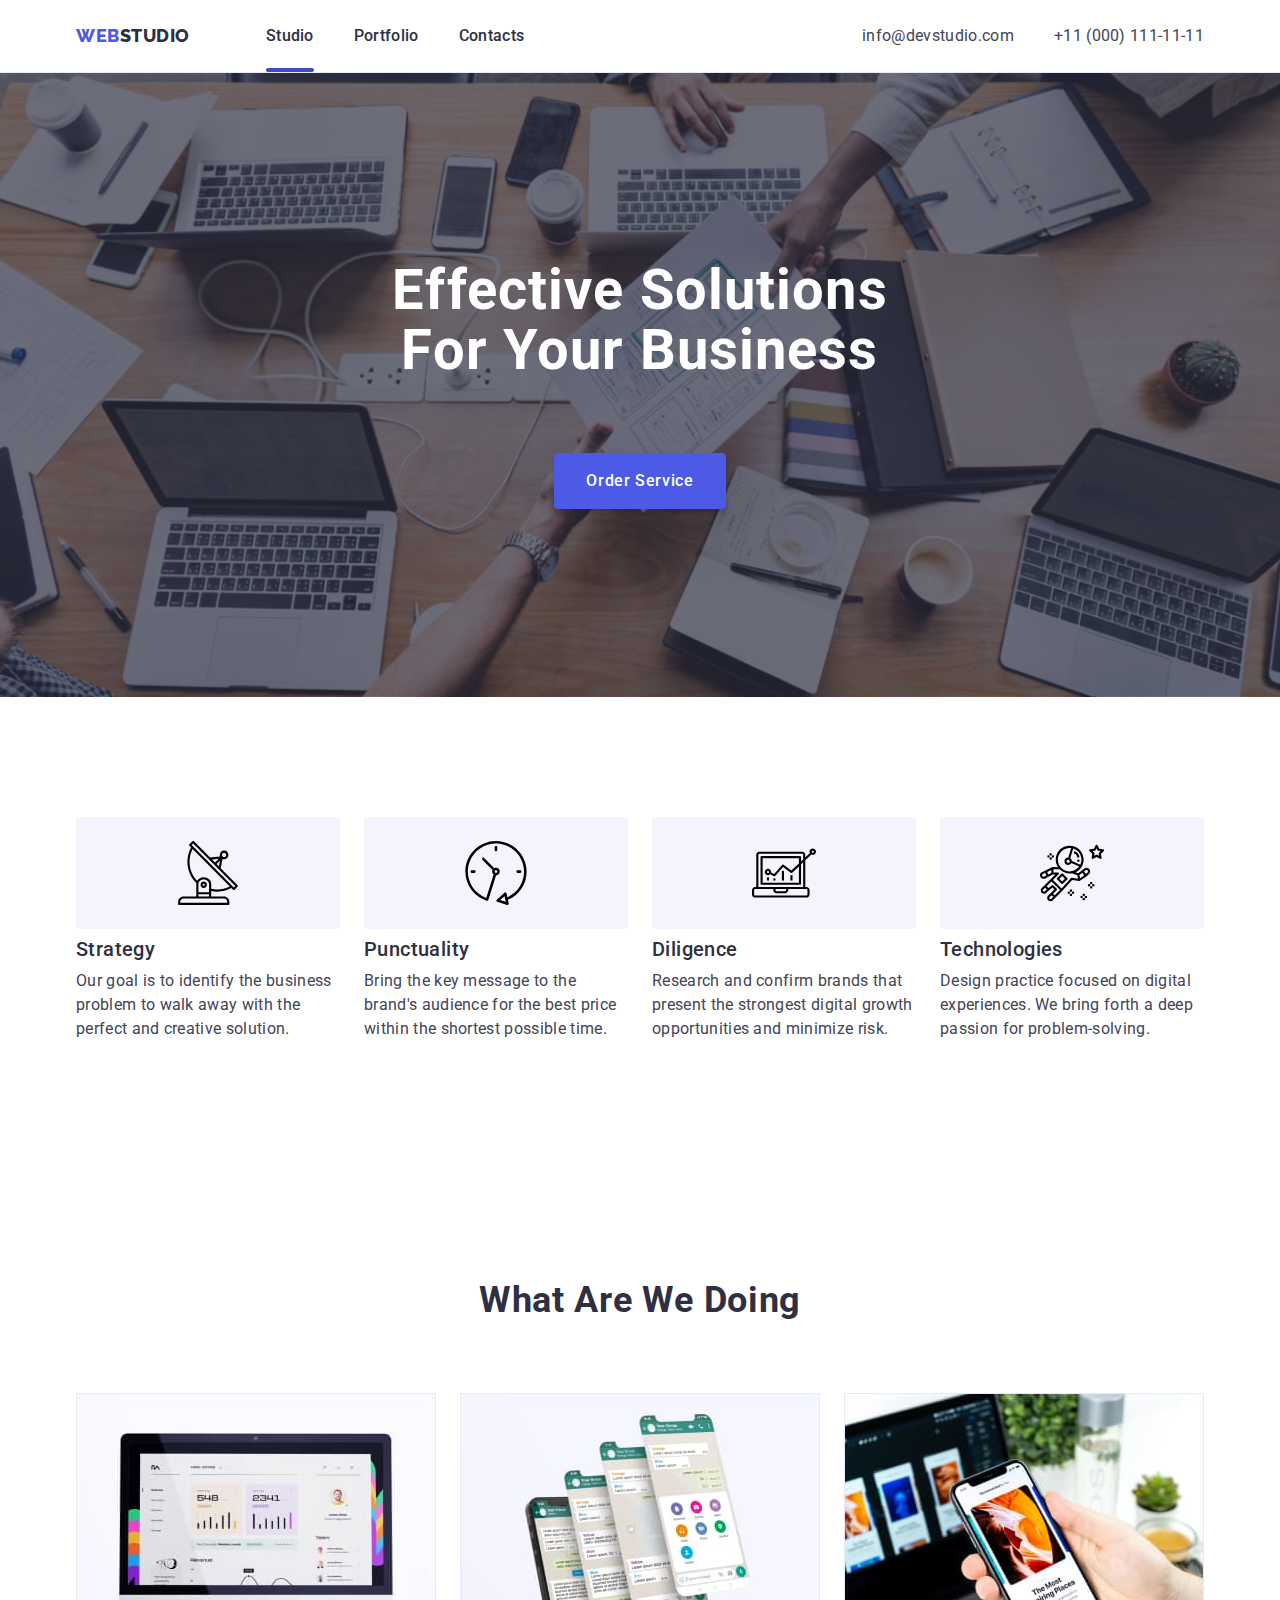
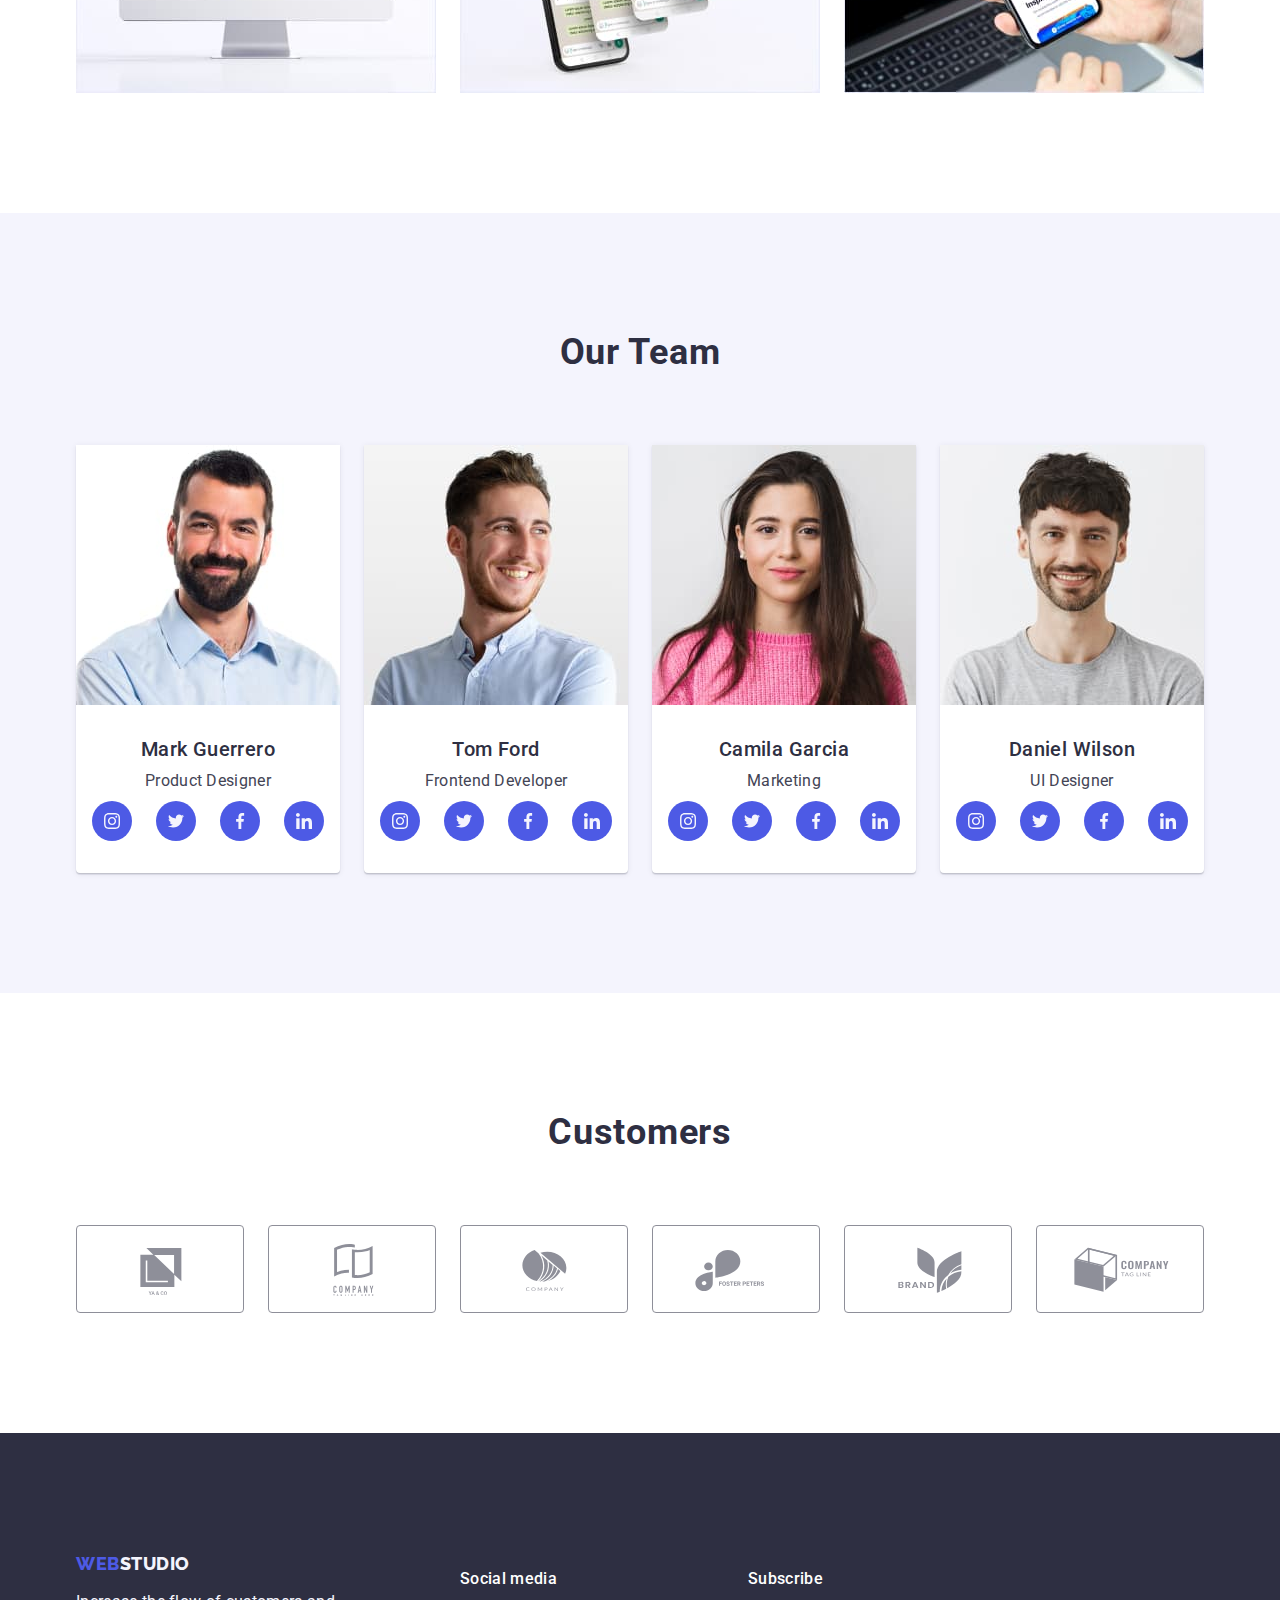
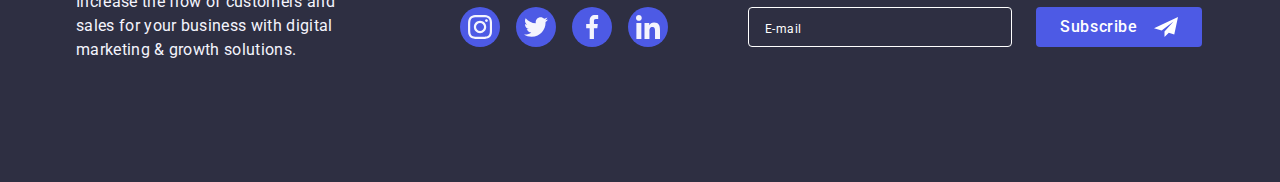
<file: index.html>
<!DOCTYPE html>
<html lang="en">
  <head>
    <meta charset="UTF-8" />
    <meta http-equiv="X-UA-Compatible" content="IE=edge" />
    <meta name="viewport" content="width=device-width, initial-scale=1.0" />
    <title>WebStudio</title>
    <link rel="preconnect" href="https://fonts.googleapis.com" />
    <link rel="preconnect" href="https://fonts.gstatic.com" crossorigin />
    <link
      href="https://fonts.googleapis.com/css2?family=Raleway:wght@800&family=Roboto:wght@400;500;700;900&display=swap"
      rel="stylesheet"
    />
    <link
      rel="stylesheet"
      href="https://cdn.jsdelivr.net/npm/modern-normalize@1.1.0/modern-normalize.min.css"
    />
    <link href="./css/main.min.css" rel="stylesheet" />
  </head>
  <body>
    <!-- This is a header -->
    <header class="header section">
      <div class="page-header-container">
        <nav class="navigation">
          <a class="logo-link link" href="./index.html"
            >Web<span class="logo-link-studio">Studio</span></a
          >
          <ul class="menu list">
            <li class="menu-item">
              <a class="menu-link link activ-link" href="./index.html"
                >Studio</a
              >
            </li>
            <li class="menu-item">
              <a class="menu-link link" href="./portfolio.html">Portfolio</a>
            </li>
            <li class="menu-item">
              <a class="menu-link link" href="">Contacts</a>
            </li>
          </ul>
        </nav>
        <address class="adress-conteiner">
          <ul class="adress-list list">
            <li class="adress-item">
              <a class="contact-link link" href="mailto:info@devstudio.com"
                >info@devstudio.com</a
              >
            </li>
            <li class="adress-item">
              <a class="contact-link link" href="tel:+110001111111"
                >+11 (000) 111-11-11</a
              >
            </li>
          </ul>
        </address>
        <div class="menu-burger-conteiner">
          <button
            type="button"
            class="menu-burger-link js-open-menu link"
            aria-expanded="false"
            aria-controls="mobile-menu"
          >
            <svg
              class="menu-burger-ico"
              width="32"
              height="22"
              fill="currentColor"
              viewBox="0 0 20 20"
              xmlns="http://www.w3.org/2000/svg"
            >
              <path
                fill-rule="evenodd"
                d="M3 5a1 1 0 011-1h12a1 1 0 110 2H4a1 1 0 01-1-1zM3 10a1 1 0 011-1h12a1 1 0 110 2H4a1 1 0 01-1-1zM3 15a1 1 0 011-1h12a1 1 0 110 2H4a1 1 0 01-1-1z"
                clip-rule="evenodd"
              ></path>
            </svg>
          </button>
        </div>
      </div>
      <div class="mobile-menu js-menu-container" id="mobile-menu">
        <button type="button" class="modal-close-link link js-close-menu">
          <svg class="modal-page-icon" width="8" height="8">
            <use href="./images/icons.svg#icon-close-black-modal"></use>
          </svg>
        </button>
        <ul class="mobile-menu-list list">
          <li class="mobile-menu-item">
            <a class="mobile-menu-link link" href="./index.html">Studio</a>
          </li>
          <li class="mobile-menu-item">
            <a class="mobile-menu-link link" href="./portfolio.html"
              >Portfolio</a
            >
          </li>
          <li class="mobile-menu-item">
            <a class="mobile-menu-link link" href="">Contacts</a>
          </li>
        </ul>
        <div>
          <address class="mobile-adress-conteiner">
            <ul class="mobile-adress-list list">
              <li class="mobile-adress-item">
                <a class="mobile-contact-link link" href="tel:+110001111111"
                  >+11 (000) 111-11-11</a
                >
              </li>
              <li class="mobile-adress-item">
                <a
                  class="mobile-contact-link link"
                  href="mailto:info@devstudio.com"
                  >info@devstudio.com</a
                >
              </li>
            </ul>
          </address>
          <ul class="social-list list">
            <li class="socal-list-item">
              <a href="" class="social-list-link link">
                <svg class="social-list-icon" width="24" height="24">
                  <use href="./images/icons.svg#icon-instagram"></use>
                </svg>
              </a>
            </li>
            <li class="socal-list-item">
              <a href="" class="social-list-link link">
                <svg class="social-list-icon" width="24" height="24">
                  <use href="./images/icons.svg#icon-twitter"></use>
                </svg>
              </a>
            </li>
            <li class="socal-list-item">
              <a href="" class="social-list-link link">
                <svg class="social-list-icon" width="24" height="24">
                  <use href="./images/icons.svg#icon-facebook"></use>
                </svg>
              </a>
            </li>
            <li class="socal-list-item">
              <a href="" class="social-list-link link">
                <svg class="social-list-icon" width="24" height="24">
                  <use href="./images/icons.svg#icon-linkedin"></use>
                </svg>
              </a>
            </li>
          </ul>
        </div>
      </div>
    </header>
    <main>
      <!-- This is a hero section -->
      <section class="hero-section section">
        <div class="hero-container container">
          <h1 class="hero-title title">
            Effective Solutions <br />
            For Your Business
          </h1>
          <button class="hero-btn button" data-modal-open type="button">
            Order Service
          </button>
        </div>
      </section>
      <!-- This is a our features section -->
      <section class="features-section section">
        <div class="container features-container">
          <h2 class="visually-hidden">Our features</h2>
          <ul class="features-card-list list">
            <li class="features-item">
              <div class="feature-icon-continer">
                <svg class="feature-icon" width="64" height="64">
                  <use href="./images/icons.svg#icon-antenna"></use>
                </svg>
              </div>
              <h3 class="features-title sub-title">Strategy</h3>
              <p class="features-text">
                Our goal is to identify the business problem to walk away with
                the perfect and creative solution.
              </p>
            </li>
            <li class="features-item">
              <div class="feature-icon-continer">
                <svg class="feature-icon" width="64" height="64">
                  <use href="./images/icons.svg#icon-clock"></use>
                </svg>
              </div>

              <h3 class="features-title sub-title">Punctuality</h3>
              <p class="features-text">
                Bring the key message to the brand's audience for the best price
                within the shortest possible time.
              </p>
            </li>
            <li class="features-item">
              <div class="feature-icon-continer">
                <svg class="feature-icon" width="64" height="64">
                  <use href="./images/icons.svg#icon-diagram"></use>
                </svg>
              </div>

              <h3 class="features-title sub-title">Diligence</h3>
              <p class="features-text">
                Research and confirm brands that present the strongest digital
                growth opportunities and minimize risk.
              </p>
            </li>
            <li class="features-item">
              <div class="feature-icon-continer">
                <svg class="feature-icon" width="64" height="64">
                  <use href="./images/icons.svg#icon-astronaut"></use>
                </svg>
              </div>

              <h3 class="features-title sub-title">Technologies</h3>
              <p class="features-text">
                Design practice focused on digital experiences. We bring forth a
                deep passion for problem-solving.
              </p>
            </li>
          </ul>
        </div>
      </section>
      <!-- This is what are we doing section -->
      <section class="what-we-do section">
        <div class="container">
          <h2 class="doing-title title">What are we doing</h2>
          <ul class="card-list list">
            <li class="doing-item">
              <img
                srcset="
                  ./images/what_we_do/pc.jpg    1x,
                  ./images/what_we_do/pc@2x.jpg 2x
                "
                src="./images/what_we_do/pc.jpg"
                alt="Personal Computer"
                width="360"
              />
            </li>
            <li class="doing-item">
              <img
                srcset="
                  ./images/what_we_do/phone.jpg    1x,
                  ./images/what_we_do/phone@2x.jpg 2x
                "
                src="./images/what_we_do/phone.jpg"
                alt="Smartphone"
                width="360"
              />
            </li>
            <li class="doing-item">
              <img
                srcset="
                  ./images/what_we_do/unification.jpg    1x,
                  ./images/what_we_do/unification@2x.jpg 2x
                "
                src="./images/what_we_do/unification.jpg"
                alt="Personal Computer and smartphone"
                width="360"
              />
            </li>
          </ul>
        </div>
      </section>
      <!-- This is team section -->
      <section class="team section">
        <div class="team-container container section">
          <h2 class="team-titlt title">Our Team</h2>
          <ul class="card-list list">
            <li class="team-card">
              <img
                srcset="
                  ./images/team/Mark_Guerrero.jpg    1x,
                  ./images/team/mark_guerrero@2x.jpg 2x
                "
                src="./images/team/Mark_Guerrero.jpg"
                alt="Mark Guerrero"
                width="264"
              />
              <div class="team-card-content">
                <h3 class="team-card-title sub-title">Mark Guerrero</h3>
                <p class="team-card-text">Product Designer</p>
                <ul class="social-list list">
                  <li class="socal-list-item">
                    <a href="" class="social-list-link link">
                      <svg class="social-list-icon" width="16" height="16">
                        <use href="./images/icons.svg#icon-instagram"></use>
                      </svg>
                    </a>
                  </li>
                  <li class="socal-list-item">
                    <a href="" class="social-list-link link">
                      <svg class="social-list-icon" width="16" height="16">
                        <use href="./images/icons.svg#icon-twitter"></use>
                      </svg>
                    </a>
                  </li>
                  <li class="socal-list-item">
                    <a href="" class="social-list-link link">
                      <svg class="social-list-icon" width="16" height="16">
                        <use href="./images/icons.svg#icon-facebook"></use>
                      </svg>
                    </a>
                  </li>
                  <li class="socal-list-item">
                    <a href="" class="social-list-link link">
                      <svg class="social-list-icon" width="16" height="16">
                        <use href="./images/icons.svg#icon-linkedin"></use>
                      </svg>
                    </a>
                  </li>
                </ul>
              </div>
            </li>
            <li class="team-card">
              <img
                srcset="
                  ./images/team/Tom_Ford.jpg    1x,
                  ./images/team/tom_ford@2x.jpg 2x
                "
                src="./images/team/Tom_Ford.jpg"
                alt="Tom Ford"
                width="264"
              />
              <div class="team-card-content">
                <h3 class="team-card-title sub-title">Tom Ford</h3>
                <p class="team-card-text">Frontend Developer</p>
                <ul class="social-list list">
                  <li class="socal-list-item">
                    <a href="" class="social-list-link link">
                      <svg class="social-list-icon" width="16" height="16">
                        <use href="./images/icons.svg#icon-instagram"></use>
                      </svg>
                    </a>
                  </li>
                  <li class="socal-list-item">
                    <a href="" class="social-list-link link">
                      <svg class="social-list-icon" width="16" height="16">
                        <use href="./images/icons.svg#icon-twitter"></use>
                      </svg>
                    </a>
                  </li>
                  <li class="socal-list-item">
                    <a href="" class="social-list-link link">
                      <svg class="social-list-icon" width="16" height="16">
                        <use href="./images/icons.svg#icon-facebook"></use>
                      </svg>
                    </a>
                  </li>
                  <li class="socal-list-item">
                    <a href="" class="social-list-link link">
                      <svg class="social-list-icon" width="16" height="16">
                        <use href="./images/icons.svg#icon-linkedin"></use>
                      </svg>
                    </a>
                  </li>
                </ul>
              </div>
            </li>
            <li class="team-card">
              <img
                srcset="
                  ./images/team/Camila_Garcia.jpg    1x,
                  ./images/team/camila_garcia@2x.jpg 2x
                "
                src="./images/team/Camila_Garcia.jpg"
                alt="Camila Garcia"
                width="264"
              />
              <div class="team-card-content">
                <h3 class="team-card-title sub-title">Camila Garcia</h3>
                <p class="team-card-text">Marketing</p>
                <ul class="social-list list">
                  <li class="socal-list-item">
                    <a href="" class="social-list-link link">
                      <svg class="social-list-icon" width="16" height="16">
                        <use href="./images/icons.svg#icon-instagram"></use>
                      </svg>
                    </a>
                  </li>
                  <li class="socal-list-item">
                    <a href="" class="social-list-link link">
                      <svg class="social-list-icon" width="16" height="16">
                        <use href="./images/icons.svg#icon-twitter"></use>
                      </svg>
                    </a>
                  </li>
                  <li class="socal-list-item">
                    <a href="" class="social-list-link link">
                      <svg class="social-list-icon" width="16" height="16">
                        <use href="./images/icons.svg#icon-facebook"></use>
                      </svg>
                    </a>
                  </li>
                  <li class="socal-list-item">
                    <a href="" class="social-list-link link">
                      <svg class="social-list-icon" width="16" height="16">
                        <use href="./images/icons.svg#icon-linkedin"></use>
                      </svg>
                    </a>
                  </li>
                </ul>
              </div>
            </li>
            <li class="team-card">
              <img
                srcset="
                  ./images/team/Daniel_Wilson.jpg    1x,
                  ./images/team/daniel_wilson@2x.jpg 2x
                "
                src="./images/team/Daniel_Wilson.jpg"
                alt="Daniel Wilson"
                width="264"
              />
              <div class="team-card-content">
                <h3 class="team-card-title sub-title">Daniel Wilson</h3>
                <p class="team-card-text">UI Designer</p>
                <ul class="social-list list">
                  <li class="socal-list-item">
                    <a href="" class="social-list-link link">
                      <svg class="social-list-icon" width="16" height="16">
                        <use href="./images/icons.svg#icon-instagram"></use>
                      </svg>
                    </a>
                  </li>
                  <li class="socal-list-item">
                    <a href="" class="social-list-link link">
                      <svg class="social-list-icon" width="16" height="16">
                        <use href="./images/icons.svg#icon-twitter"></use>
                      </svg>
                    </a>
                  </li>
                  <li class="socal-list-item">
                    <a href="" class="social-list-link link">
                      <svg class="social-list-icon" width="16" height="16">
                        <use href="./images/icons.svg#icon-facebook"></use>
                      </svg>
                    </a>
                  </li>
                  <li class="socal-list-item">
                    <a href="" class="social-list-link link">
                      <svg class="social-list-icon" width="16" height="16">
                        <use href="./images/icons.svg#icon-linkedin"></use>
                      </svg>
                    </a>
                  </li>
                </ul>
              </div>
            </li>
          </ul>
        </div>
      </section>
      <!-- Customers section -->
      <section class="section">
        <div class="container customers-container">
          <h2 class="customers-title title">Customers</h2>
          <ul class="clients-list list">
            <li class="client-list-item">
              <a href="" class="client-list-link">
                <svg class="client-icon" width="104" height="56">
                  <use href="./images/icons.svg#icon-client_logo_1"></use>
                </svg>
              </a>
            </li>
            <li class="client-list-item">
              <a href="" class="client-list-link">
                <svg class="client-icon" width="104" height="56">
                  <use href="./images/icons.svg#icon-client_logo_2"></use>
                </svg>
              </a>
            </li>
            <li class="client-list-item">
              <a href="" class="client-list-link">
                <svg class="client-icon" width="104" height="56">
                  <use href="./images/icons.svg#icon-client_logo_3"></use>
                </svg>
              </a>
            </li>
            <li class="client-list-item">
              <a href="" class="client-list-link">
                <svg class="client-icon" width="104" height="56">
                  <use href="./images/icons.svg#icon-client_logo_4"></use>
                </svg>
              </a>
            </li>
            <li class="client-list-item">
              <a href="" class="client-list-link">
                <svg class="client-icon" width="104" height="56">
                  <use href="./images/icons.svg#icon-client_logo_5"></use>
                </svg>
              </a>
            </li>
            <li class="client-list-item">
              <a href="" class="client-list-link">
                <svg class="client-icon" width="104" height="56">
                  <use href="./images/icons.svg#icon-client_logo_6"></use>
                </svg>
              </a>
            </li>
          </ul>
        </div>
      </section>
    </main>
    <!-- This is footer -->
    <footer class="footer section">
      <div class="container footer-container">
        <div class="footer-logo-cont">
          <a class="logo-link link" href="./index.html"
            >Web<span class="logo-link-studio-white">Studio</span></a
          >
          <p class="footer-text">
            Increase the flow of customers and sales for your business with
            digital marketing & growth solutions.
          </p>
        </div>
        <div class="footer-social-cont">
          <p class="footer-social-title">Social media</p>
          <ul class="social-list list">
            <li class="socal-list-item">
              <a href="" class="social-list-link link">
                <svg class="social-list-icon" width="24" height="24">
                  <use href="./images/icons.svg#icon-instagram"></use>
                </svg>
              </a>
            </li>
            <li class="socal-list-item">
              <a href="" class="social-list-link link">
                <svg class="social-list-icon" width="24" height="24">
                  <use href="./images/icons.svg#icon-twitter"></use>
                </svg>
              </a>
            </li>
            <li class="socal-list-item">
              <a href="" class="social-list-link link">
                <svg class="social-list-icon" width="24" height="24">
                  <use href="./images/icons.svg#icon-facebook"></use>
                </svg>
              </a>
            </li>
            <li class="socal-list-item">
              <a href="" class="social-list-link link">
                <svg class="social-list-icon" width="24" height="24">
                  <use href="./images/icons.svg#icon-linkedin"></use>
                </svg>
              </a>
            </li>
          </ul>
        </div>
        <div class="foter-form-conteiner">
          <form class="footer-form" autocomplete="off" name="footer_form">
            <p class="footer-form-text">Subscribe</p>
            <div class="footer-form-elem-cont">
              <input
                type="email"
                name="user_email"
                class="footer-form-input"
                placeholder="E-mail"
              />
              <button type="submit" class="button footer-form-btn">
                Subscribe
              </button>
            </div>
          </form>
        </div>
      </div>
    </footer>
    <!-- Modal block -->
    <div class="backdrop is-hidden" data-modal>
      <div class="modal">
        <button type="button" data-modal-close class="modal-close-link link">
          <svg class="modal-page-icon" width="8" height="8">
            <use href="./images/icons.svg#icon-close-black-modal"></use>
          </svg>
        </button>
        <p class="modam-title-text">
          Leave your contacts and we will call you back
        </p>
        <form class="modal-form" autocomplete="off" name="modal_form">
          <label for="modal-form-name" class="modal-form-labe">Name</label>
          <span class="modal-form-fild-conteiner">
            <input
              class="modal-form-input"
              name="user_name"
              id="modal-form-name"
              type="text"
              pattern="[a-zA-Zа-яА-Я]+"
              required
            />
            <svg class="modal-input-ico" width="18" height="18">
              <use href="./images/icons.svg#icon-person-modal"></use>
            </svg>
          </span>
          <label for="modal-form-phone" class="modal-form-labe">Phone</label>
          <span class="modal-form-fild-conteiner">
            <input
              class="modal-form-input"
              name="user_phone"
              id="modal-form-phone"
              type="tel"
              pattern="[0-9]{3}-[0-9]{3}-[0-9]{2}-[0-9]{2}"
              title="380-111-11-11"
              required
            />
            <svg class="modal-input-ico" width="18" height="18">
              <use href="./images/icons.svg#icon-phone-modal"></use>
            </svg>
          </span>
          <label for="modal-form-email" class="modal-form-labe">Email</label>
          <span class="modal-form-fild-conteiner">
            <input
              class="modal-form-input"
              name="user_email"
              id="modal-form-email"
              type="email"
            />
            <svg class="modal-input-ico" width="18" height="18">
              <use href="./images/icons.svg#icon-email-modal"></use>
            </svg>
          </span>
          <label for="modal-form-comment" class="modal-form-labe"
            >Comment</label
          >
          <span class="modal-form-fild-conteiner">
            <textarea
              class="modal-form-message"
              placeholder="Text input"
              name="user_comment"
              id="modal-form-comment"
            ></textarea>
          </span>
          <span class="modal-form-user-policy-conteiner"
            ><input
              class="policy-input visually-hidden"
              id="user-policy"
              type="checkbox"
              name="user_policy"
            />
            <label for="user-policy" class="modal-form-policy-labe"
              >I accept the terms and conditions of the &#160;
              <a href="" class="modal-policy-link"> Privacy Policy</a></label
            >
          </span>
          <button type="submit" class="modal-form-submit button">Send</button>
        </form>
      </div>
    </div>
    <script src="./js/modal.js"></script>
    <script src="./js/mobile-menu.js"></script>
  </body>
</html>
</file>
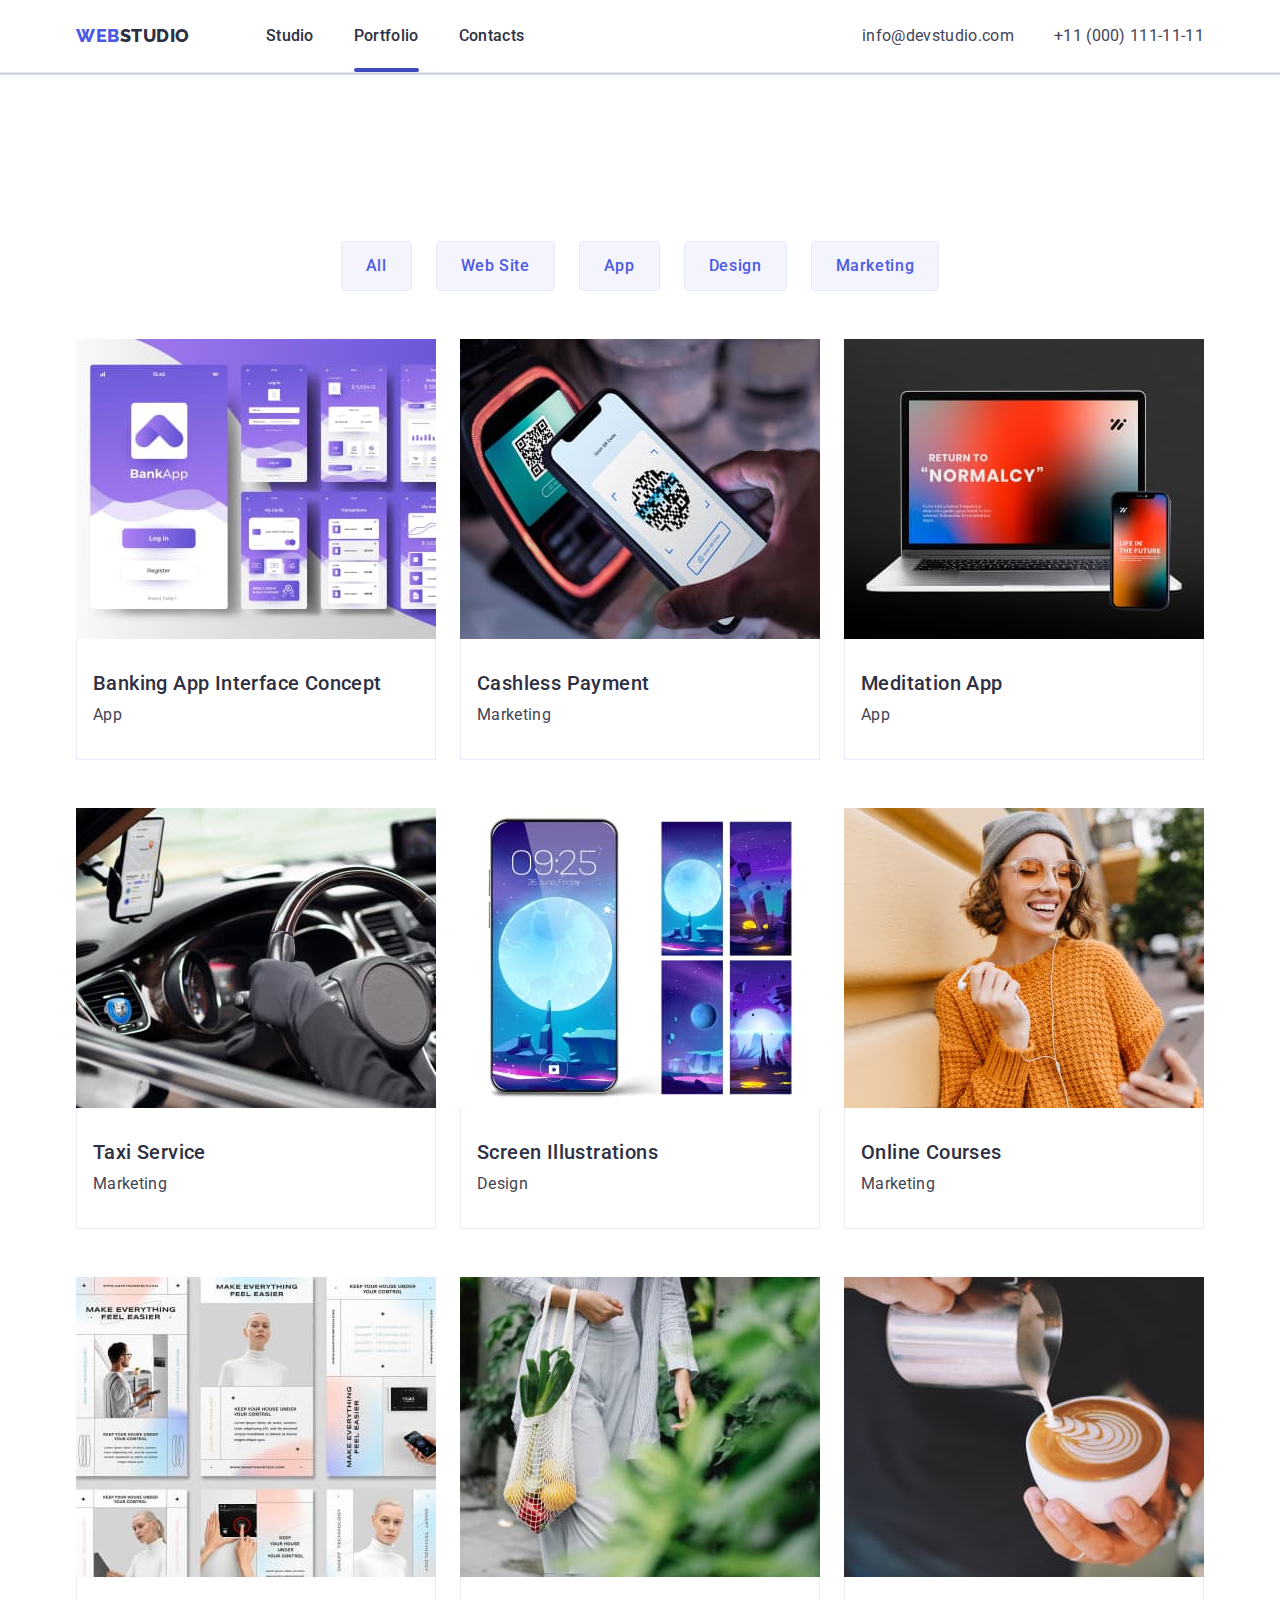
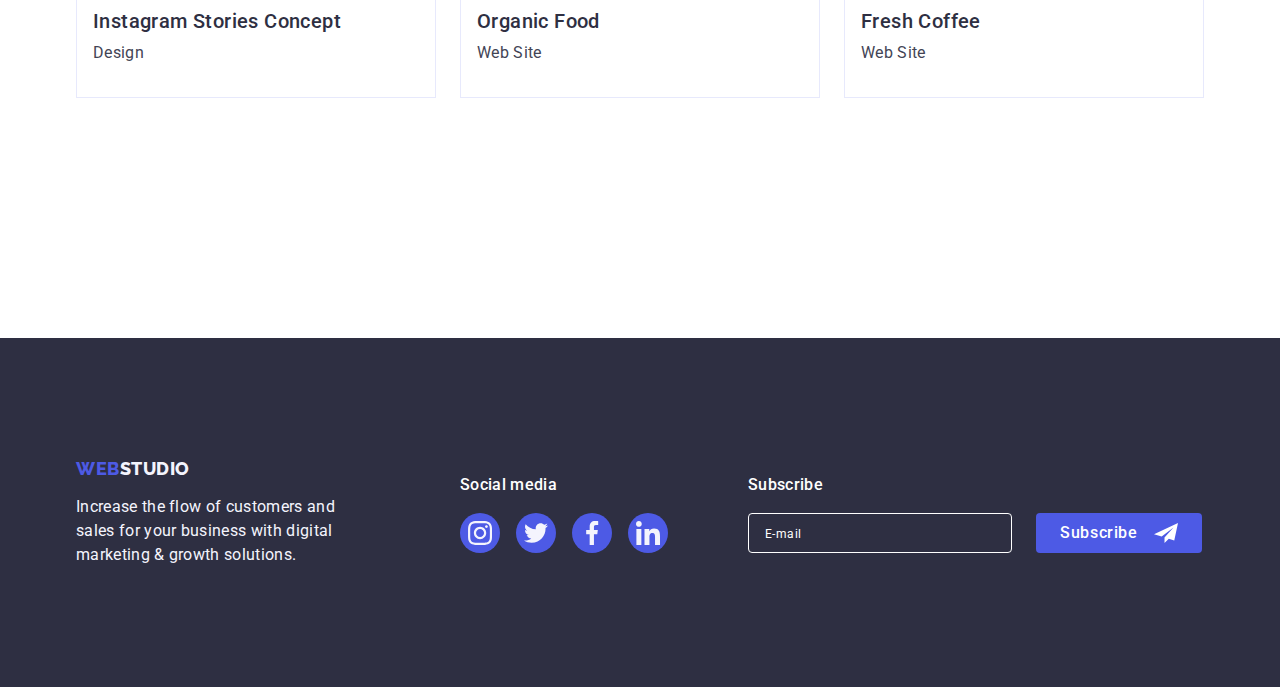
<file: portfolio.html>
<!DOCTYPE html>
<html lang="en">
  <head>
    <meta charset="UTF-8" />
    <meta http-equiv="X-UA-Compatible" content="IE=edge" />
    <meta name="viewport" content="width=device-width, initial-scale=1.0" />
    <title>Portfolio</title>
    <link rel="preconnect" href="https://fonts.googleapis.com" />
    <link rel="preconnect" href="https://fonts.gstatic.com" crossorigin />
    <link
      href="https://fonts.googleapis.com/css2?family=Raleway:wght@800&family=Roboto:wght@400;500;700;900&display=swap"
      rel="stylesheet"
    />
    <link
      rel="stylesheet"
      href="https://cdn.jsdelivr.net/npm/modern-normalize@1.1.0/modern-normalize.min.css"
    />
    <link href="./css/main.min.css" rel="stylesheet" />
  </head>
  <body>
    <!-- This is a header -->
    <header class="header section">
      <div class="page-header-container">
        <nav class="navigation">
          <a class="logo-link link" href="./index.html"
            >Web<span class="logo-link-studio">Studio</span></a
          >
          <ul class="menu list">
            <li class="menu-item">
              <a class="menu-link link" href="./index.html">Studio</a>
            </li>
            <li class="menu-item">
              <a class="menu-link link activ-link" href="./portfolio.html"
                >Portfolio</a
              >
            </li>
            <li class="menu-item">
              <a class="menu-link link" href="">Contacts</a>
            </li>
          </ul>
        </nav>
        <address class="adress-conteiner">
          <ul class="adress-list list">
            <li class="adress-item">
              <a class="contact-link link" href="mailto:info@devstudio.com"
                >info@devstudio.com</a
              >
            </li>
            <li class="adress-item">
              <a class="contact-link link" href="tel:+110001111111"
                >+11 (000) 111-11-11</a
              >
            </li>
          </ul>
        </address>
        <div class="menu-burger-conteiner">
          <button
            type="button"
            class="menu-burger-link js-open-menu link"
            aria-expanded="false"
            aria-controls="mobile-menu"
          >
            <svg
              class="menu-burger-ico"
              width="32"
              height="22"
              fill="currentColor"
              viewBox="0 0 20 20"
              xmlns="http://www.w3.org/2000/svg"
            >
              <path
                fill-rule="evenodd"
                d="M3 5a1 1 0 011-1h12a1 1 0 110 2H4a1 1 0 01-1-1zM3 10a1 1 0 011-1h12a1 1 0 110 2H4a1 1 0 01-1-1zM3 15a1 1 0 011-1h12a1 1 0 110 2H4a1 1 0 01-1-1z"
                clip-rule="evenodd"
              ></path>
            </svg>
          </button>
        </div>
      </div>
      <div class="mobile-menu js-menu-container" id="mobile-menu">
        <button type="button" class="modal-close-link link js-close-menu">
          <svg class="modal-page-icon" width="8" height="8">
            <use href="./images/icons.svg#icon-close-black-modal"></use>
          </svg>
        </button>
        <ul class="mobile-menu-list list">
          <li class="mobile-menu-item">
            <a class="mobile-menu-link link" href="./index.html">Studio</a>
          </li>
          <li class="mobile-menu-item">
            <a class="mobile-menu-link link" href="./portfolio.html"
              >Portfolio</a
            >
          </li>
          <li class="mobile-menu-item">
            <a class="mobile-menu-link link" href="">Contacts</a>
          </li>
        </ul>
        <address class="mobile-adress-conteiner">
          <ul class="mobile-adress-list list">
            <li class="mobile-adress-item">
              <a class="mobile-contact-link link" href="tel:+110001111111"
                >+11 (000) 111-11-11</a
              >
            </li>
            <li class="mobile-adress-item">
              <a
                class="mobile-contact-link link"
                href="mailto:info@devstudio.com"
                >info@devstudio.com</a
              >
            </li>
          </ul>
        </address>
        <ul class="social-list list">
          <li class="socal-list-item">
            <a href="" class="social-list-link link">
              <svg class="social-list-icon" width="24" height="24">
                <use href="./images/icons.svg#icon-instagram"></use>
              </svg>
            </a>
          </li>
          <li class="socal-list-item">
            <a href="" class="social-list-link link">
              <svg class="social-list-icon" width="24" height="24">
                <use href="./images/icons.svg#icon-twitter"></use>
              </svg>
            </a>
          </li>
          <li class="socal-list-item">
            <a href="" class="social-list-link link">
              <svg class="social-list-icon" width="24" height="24">
                <use href="./images/icons.svg#icon-facebook"></use>
              </svg>
            </a>
          </li>
          <li class="socal-list-item">
            <a href="" class="social-list-link link">
              <svg class="social-list-icon" width="24" height="24">
                <use href="./images/icons.svg#icon-linkedin"></use>
              </svg>
            </a>
          </li>
        </ul>
      </div>
    </header>
    <main>
      <!-- This is a filter -->
      <section class="portfolio-section">
        <div class="container portfolio-container">
          <h1 class="visually-hidden">This is our projects</h1>
          <ul class="filter-btn-list list">
            <li>
              <button class="filter-btn button" type="button">All</button>
            </li>
            <li>
              <button class="filter-btn button" type="button">Web Site</button>
            </li>
            <li>
              <button class="filter-btn button" type="button">App</button>
            </li>
            <li>
              <button class="filter-btn button" type="button">Design</button>
            </li>
            <li>
              <button class="filter-btn button" type="button">Marketing</button>
            </li>
          </ul>

          <!-- This is a projects -->

          <ul class="project-cards card-list list">
            <li class="project-card">
              <a href="" class="link project-link"
                ><div class="project-card-img">
                  <img
                    srcset="
                      ./images/projects/banking_app.jpg    1x,
                      ./images/projects/banking_app@2x.jpg 2x
                    "
                    src="./images/projects/banking_app.jpg"
                    alt="Banking App Interface Concept"
                    width="360"
                    height="300"
                  />

                  <div class="project-hover-info">
                    <p class="project-hover-info-text">
                      14 Stylish and User-Friendly App Design Concepts · Task
                      Manager App · Calorie Tracker App · Exotic Fruit Ecommerce
                      App · Cloud Storage App
                    </p>
                  </div>
                </div>
                <div class="project-card-content">
                  <h2 class="project-card-title sub-title">
                    Banking App Interface Concept
                  </h2>
                  <p class="project-card-text">App</p>
                </div>
              </a>
            </li>
            <li class="project-card">
              <a href="" class="link project-link"
                ><div class="project-card-img">
                  <img
                    srcset="
                      ./images/projects/cashless_payment.jpg    1x,
                      ./images/projects/cashless_payment@2x.jpg 2x
                    "
                    src="./images/projects/cashless_payment.jpg"
                    alt="payment through the app"
                    width="360"
                    height="300"
                  />
                  <div class="project-hover-info">
                    <p class="project-hover-info-text">
                      14 Stylish and User-Friendly App Design Concepts · Task
                      Manager App · Calorie Tracker App · Exotic Fruit Ecommerce
                      App · Cloud Storage App
                    </p>
                  </div>
                </div>
                <div class="project-card-content">
                  <h2 class="project-card-title sub-title">Cashless Payment</h2>
                  <p class="project-card-text">Marketing</p>
                </div>
              </a>
            </li>
            <li class="project-card">
              <a href="" class="link project-link"
                ><div class="project-card-img">
                  <img
                    srcset="
                      ./images/projects/meditation_app.jpg    1x,
                      ./images/projects/meditation_app@2x.jpg 2x
                    "
                    src="./images/projects/meditation_app.jpg"
                    alt="an application for meditation on a computer and phone"
                    width="360"
                    height="300"
                  />
                  <div class="project-hover-info">
                    <p class="project-hover-info-text">
                      14 Stylish and User-Friendly App Design Concepts · Task
                      Manager App · Calorie Tracker App · Exotic Fruit Ecommerce
                      App · Cloud Storage App
                    </p>
                  </div>
                </div>
                <div class="project-card-content">
                  <h2 class="project-card-title sub-title">Meditation App</h2>
                  <p class="project-card-text">App</p>
                </div>
              </a>
            </li>
            <li class="project-card">
              <a href="" class="link project-link"
                ><div class="project-card-img">
                  <img
                    srcset="
                      ./images/projects/taxi_service.jpg    1x,
                      ./images/projects/taxi_service@2x.jpg 2x
                    "
                    src="./images/projects/taxi_service.jpg"
                    alt="Taxi"
                    width="360"
                    height="300"
                  />
                  <div class="project-hover-info">
                    <p class="project-hover-info-text">
                      14 Stylish and User-Friendly App Design Concepts · Task
                      Manager App · Calorie Tracker App · Exotic Fruit Ecommerce
                      App · Cloud Storage App
                    </p>
                  </div>
                </div>
                <div class="project-card-content">
                  <h2 class="project-card-title sub-title">Taxi Service</h2>
                  <p class="project-card-text">Marketing</p>
                </div>
              </a>
            </li>
            <li class="project-card">
              <a href="" class="link project-link"
                ><div class="project-card-img">
                  <img
                    srcset="
                      ./images/projects/screen_illustrations.jpg    1x,
                      ./images/projects/screen_illustrations@2x.jpg 2x
                    "
                    src="./images/projects/screen_illustrations.jpg"
                    alt="the phone and its screen"
                    width="360"
                    height="300"
                  />
                  <div class="project-hover-info">
                    <p class="project-hover-info-text">
                      14 Stylish and User-Friendly App Design Concepts · Task
                      Manager App · Calorie Tracker App · Exotic Fruit Ecommerce
                      App · Cloud Storage App
                    </p>
                  </div>
                </div>
                <div class="project-card-content">
                  <h2 class="project-card-title sub-title">
                    Screen Illustrations
                  </h2>
                  <p class="project-card-text">Design</p>
                </div>
              </a>
            </li>
            <li class="project-card">
              <a href="" class="link project-link"
                ><div class="project-card-img">
                  <img
                    srcset="
                      ./images/projects/online_courses.jpg    1x,
                      ./images/projects/online_courses@2x.jpg 2x
                    "
                    src="./images/projects/online_courses.jpg"
                    alt="girl with phone"
                    width="360"
                    height="300"
                  />
                  <div class="project-hover-info">
                    <p class="project-hover-info-text">
                      14 Stylish and User-Friendly App Design Concepts · Task
                      Manager App · Calorie Tracker App · Exotic Fruit Ecommerce
                      App · Cloud Storage App
                    </p>
                  </div>
                </div>
                <div class="project-card-content">
                  <h2 class="project-card-title sub-title">Online Courses</h2>
                  <p class="project-card-text">Marketing</p>
                </div>
              </a>
            </li>
            <li class="project-card">
              <a href="" class="link project-link"
                ><div class="project-card-img">
                  <img
                    srcset="
                      ./images/projects/instagram_stories_concept.jpg    1x,
                      ./images/projects/instagram_stories_concept@2x.jpg 2x
                    "
                    src="./images/projects/instagram_stories_concept.jpg"
                    alt="app screenshots"
                    width="360"
                    height="300"
                  />
                  <div class="project-hover-info">
                    <p class="project-hover-info-text">
                      14 Stylish and User-Friendly App Design Concepts · Task
                      Manager App · Calorie Tracker App · Exotic Fruit Ecommerce
                      App · Cloud Storage App
                    </p>
                  </div>
                </div>
                <div class="project-card-content">
                  <h2 class="project-card-title sub-title">
                    Instagram Stories Concept
                  </h2>
                  <p class="project-card-text">Design</p>
                </div>
              </a>
            </li>
            <li class="project-card">
              <a href="" class="link project-link">
                <div class="project-card-img">
                  <img
                    srcset="
                      ./images/projects/organic_food.jpg    1x,
                      ./images/projects/organic_food@2x.jpg 2x
                    "
                    src="./images/projects/organic_food.jpg"
                    alt="person width organic food"
                    width="360"
                    height="300"
                  />
                  <div class="project-hover-info">
                    <p class="project-hover-info-text">
                      14 Stylish and User-Friendly App Design Concepts · Task
                      Manager App · Calorie Tracker App · Exotic Fruit Ecommerce
                      App · Cloud Storage App
                    </p>
                  </div>
                </div>
                <div class="project-card-content">
                  <h2 class="project-card-title sub-title">Organic Food</h2>
                  <p class="project-card-text">Web Site</p>
                </div>
              </a>
            </li>
            <li class="project-card">
              <a href="" class="link project-link"
                ><div class="project-card-img">
                  <img
                    srcset="
                      ./images/projects/fresh_coffee.jpg    1x,
                      ./images/projects/fresh_coffee@2x.jpg 2x
                    "
                    src="./images/projects/fresh_coffee.jpg"
                    alt="make coffee"
                    width="360"
                    height="300"
                  />
                  <div class="project-hover-info">
                    <p class="project-hover-info-text">
                      14 Stylish and User-Friendly App Design Concepts · Task
                      Manager App · Calorie Tracker App · Exotic Fruit Ecommerce
                      App · Cloud Storage App
                    </p>
                  </div>
                </div>
                <div class="project-card-content">
                  <h2 class="project-card-title sub-title">Fresh Coffee</h2>
                  <p class="project-card-text">Web Site</p>
                </div>
              </a>
            </li>
          </ul>
        </div>
      </section>
    </main>
    <!-- This is footer -->
    <footer class="footer">
      <div class="container section footer-container">
        <div class="footer-logo-cont">
          <a class="logo-link link" href="./index.html"
            >Web<span class="logo-link-studio-white">Studio</span></a
          >
          <p class="footer-text">
            Increase the flow of customers and sales for your business with
            digital marketing & growth solutions.
          </p>
        </div>
        <div class="footer-social-cont">
          <p class="footer-social-title">Social media</p>
          <ul class="social-list list">
            <li class="socal-list-item">
              <a href="" class="social-list-link link">
                <svg class="social-list-icon" width="24" height="24">
                  <use href="./images/icons.svg#icon-instagram"></use>
                </svg>
              </a>
            </li>
            <li class="socal-list-item">
              <a href="" class="social-list-link link">
                <svg class="social-list-icon" width="24" height="24">
                  <use href="./images/icons.svg#icon-twitter"></use>
                </svg>
              </a>
            </li>
            <li class="socal-list-item">
              <a href="" class="social-list-link link">
                <svg class="social-list-icon" width="24" height="24">
                  <use href="./images/icons.svg#icon-facebook"></use>
                </svg>
              </a>
            </li>
            <li class="socal-list-item">
              <a href="" class="social-list-link link">
                <svg class="social-list-icon" width="24" height="24">
                  <use href="./images/icons.svg#icon-linkedin"></use>
                </svg>
              </a>
            </li>
          </ul>
        </div>
        <div class="foter-form-conteiner">
          <form class="footer-form" autocomplete="off" name="footer_form">
            <p class="footer-form-text">Subscribe</p>
            <div class="footer-form-elem-cont">
              <input
                type="email"
                name="user_email"
                class="footer-form-input"
                placeholder="E-mail"
              />
              <button type="submit" class="button footer-form-btn">
                Subscribe
              </button>
            </div>
          </form>
        </div>
      </div>
    </footer>
    <script src="./js/mobile-menu.js"></script>
  </body>
</html>
</file>
<file: css/main.min.css>
:root{--btn-background-color: #4d5ae5;--links-hover-color: #404bbf;--body-text-color: #434455;--title-text-color: #2e2f42;--base-icons-color: #8e8f99;--white-text-and-background: #ffffff;--anim-tranz-parameters: 250ms cubic-bezier(0.4, 0, 0.2, 1)}.visually-hidden{position:absolute;width:1px;height:1px;margin:-1px;border:0;padding:0;white-space:nowrap;clip-path:inset(100%);clip:rect(0 0 0 0);overflow:hidden}body{font-family:"Roboto",sans-serif;color:var(--body-text-color);background-color:var(--white-text-and-background)}h1,h2,h3,h4,p{margin-top:0;margin-bottom:0}img{display:block}ul,ol{margin-top:0;margin-bottom:0;padding-left:0}.link{text-decoration:none}.list{list-style:none}.section{margin:auto}.container{margin-left:auto;margin-right:auto;padding:96px 15px}@media screen and (min-width: 428px){.container{max-width:428px}}@media screen and (min-width: 768px){.container{max-width:768px}}@media screen and (min-width: 1158px){.container{max-width:1158px;padding-top:120px;padding-bottom:120px}}.card-list{display:flex}.logo-link{display:inline-block;padding:24px 0;font-family:"Raleway",sans-serif;font-weight:800;font-size:18px;line-height:1.17;align-items:center;letter-spacing:.03em;text-transform:uppercase;color:var(--btn-background-color)}.logo-link-studio{color:var(--title-text-color)}.logo-link-studio-white{color:#f4f4fd}@media screen and (min-width: 768px){.logo-link{margin-right:120px}}@media screen and (min-width: 1158px){.logo-link{margin-right:76px}}.menu-burger-link{display:block;cursor:pointer;background-color:#fff;border:0;padding:0}.menu-burger-link .menu-burger-ico{display:block}@media screen and (min-width: 768px){.menu-burger-conteiner{display:none}}.menu{display:none}@media screen and (min-width: 768px){.menu{display:flex;align-items:center}.menu-item:not(:last-child){margin-right:40px}.menu-link{display:inline-block;position:relative;font-weight:500;font-size:16px;line-height:1.5;color:var(--title-text-color);letter-spacing:.02em;padding:24px 0;transition:color var(--anim-tranz-parameters)}.menu-link:hover,.menu-link:focus{color:var(--links-hover-color)}.activ-link::after{content:"";position:absolute;display:block;width:100%;height:4px;left:0px;bottom:0;background-color:var(--links-hover-color);border-radius:2px}}.adress-conteiner{display:none;font-style:normal}@media screen and (min-width: 768px){.adress-conteiner{display:block}.adress-item:not(:last-child){margin-bottom:12px}.contact-link{font-weight:400;font-size:12px;line-height:1.17;letter-spacing:.04em;color:var(--body-text-color);transition:color var(--anim-tranz-parameters)}.contact-link:hover,.contact-link:focus{color:var(--links-hover-color)}}@media screen and (min-width: 1158px){.adress-item:not(:last-child){margin-bottom:0;margin-right:40px}.adress-list{display:flex;align-items:center}.contact-link{font-size:16px;line-height:1.5;letter-spacing:.02em}}.modal-close-link{position:absolute;width:24px;height:24px;top:24px;right:24px;display:flex;justify-content:center;align-items:center;border:1px solid rgba(0,0,0,.1);background-color:#e7e9fc;border-radius:50%;transition:background-color var(--anim-tranz-parameters),color var(--anim-tranz-parameters)}.modal-close-link:hover,.modal-close-link:focus{background-color:var(--links-hover-color);color:#fff}.modal-page-icon{fill:currentColor}.title{color:var(--title-text-color);margin-bottom:72px;text-align:center}.button{border-radius:4px;cursor:pointer;font-family:"Roboto",sans-serif;background-color:var(--btn-background-color);border:none}.social-list{display:flex;justify-content:center;gap:24px}.social-list-link{display:flex;justify-content:center;align-items:center;width:40px;height:40px;border-radius:50%;background-color:var(--btn-background-color);transition:background-color var(--anim-tranz-parameters)}.social-list-link:hover,.social-list-link:focus{background-color:var(--links-hover-color)}.social-list-icon{fill:#f4f4fd}.header{box-shadow:0px 2px 1px rgba(46,47,66,.08),0px 1px 1px rgba(46,47,66,.16),0px 1px 6px rgba(46,47,66,.08);border-bottom:1px solid #e7e9fc}.page-header-container{display:flex;align-items:center;justify-content:space-between;padding:0 15px}@media screen and (min-width: 768px){.navigation{display:flex;align-items:center}}@media screen and (min-width: 1158px){.page-header-container{max-width:1158px;margin:auto}}.mobile-menu{position:fixed;display:flex;flex-direction:column;justify-content:space-between;top:0;left:0;width:100%;height:100%;padding:80px 40px 40px;background-color:#fff;overflow-y:auto;z-index:999;transform:translateX(-100%);transition:transform var(--anim-tranz-parameters)}.mobile-menu .social-list{gap:56px;margin-bottom:40px}.mobile-menu.is-open{transform:translateX(0)}.mobile-menu-list{margin-bottom:40px}.mobile-menu-item:not(:last-child){margin-bottom:40px}.mobile-menu-link{font-weight:700;font-size:36px;line-height:1.11;letter-spacing:.02em;text-transform:capitalize;color:var(--title-text-color);transition:color var(--anim-tranz-parameters)}.mobile-menu-link:hover,.mobile-menu-link:focus{color:var(--links-hover-color)}.mobile-adress-conteiner{font-style:normal;margin-bottom:48px}.mobile-adress-item:not(:last-child){margin-bottom:40px}.mobile-adress-item:first-child .mobile-contact-link{font-weight:700;font-size:36px;line-height:1.11;letter-spacing:.02em;text-transform:capitalize;color:#4d5ae5}.mobile-contact-link{font-weight:500;font-size:20px;line-height:1.2;letter-spacing:.02em;color:var(--body-text-color);transition:color var(--anim-tranz-parameters)}.mobile-contact-link:hover,.mobile-contact-link:focus{color:var(--links-hover-color)}@media screen and (min-width: 768px){.mobile-menu{display:none}}.hero-section{background-image:linear-gradient(rgba(46, 47, 66, 0.7), rgba(46, 47, 66, 0.7)),url(../images/hero-section/bg.jpg);background-position:center center;background-size:cover;background-repeat:no-repeat;background-color:#2e2f42}.hero-container{display:flex;flex-direction:column;justify-content:center;align-items:center;padding:112px 15px}@media screen and (min-device-pixel-ratio: 2),screen and (min-resolution: 192dpi),screen and (min-resolution: 2dppx){.hero-section{background-image:linear-gradient(rgba(46, 47, 66, 0.7), rgba(46, 47, 66, 0.7)),url(../images/hero-section/bg@2x.jpg)}}.hero-title{font-weight:700;font-size:36px;line-height:1.11;text-align:center;letter-spacing:.02em;text-transform:capitalize;color:var(--white-text-and-background)}.hero-btn{padding:16px 32px;box-shadow:0px 4px 4px rgba(0,0,0,.15);font-weight:500;font-size:16px;line-height:1.5;letter-spacing:.04em;color:var(--white-text-and-background);transition:background-color var(--anim-tranz-parameters)}.hero-btn:hover,.hero-btn:focus{background-color:var(--links-hover-color)}@media screen and (min-width: 768px){.hero-title{font-size:56px;line-height:1.07}}@media screen and (min-width: 1158px){.hero-container{padding-top:188px;padding-bottom:188px}}.features-item{display:block}.features-item:not(:last-child){margin-bottom:72px}.feature-icon-continer{display:none}.features-title{margin-bottom:8px;font-weight:700;font-size:36px;line-height:1.11;text-align:center;letter-spacing:.02em;text-transform:capitalize}.features-text{font-weight:500;font-size:16px;line-height:1.5;letter-spacing:.02em}@media screen and (min-width: 768px){.features-card-list{width:100%;display:flex;flex-wrap:wrap;gap:72px 24px}.features-item{flex-basis:calc((100% - 24px)/2)}.features-item:not(:last-child){margin-bottom:0}.features-title{text-align:left}}@media screen and (min-width: 1158px){.features-section{padding-bottom:0}.features-item{flex-basis:calc((100% - 72px)/4)}.feature-icon-continer{display:flex;justify-content:center;align-items:center;height:112px;background:#f4f4fd;border-radius:4px;margin-bottom:8px}.features-title{font-weight:500;font-size:20px;line-height:1.2;letter-spacing:.02em}.features-text{font-weight:400}}.what-we-do{display:none}@media screen and (min-width: 1158px){.what-we-do{display:block}.card-list{justify-content:center;gap:24px}.doing-title{font-size:36px;line-height:1.11;text-align:center;letter-spacing:.02em;text-transform:capitalize}}.team{background:#f4f4fd}.team-container .card-list{flex-direction:row;align-items:center;justify-content:center;flex-wrap:wrap;gap:72px 24px}.team-titlt{font-size:36px;line-height:1.11;text-align:center;letter-spacing:.02em;text-transform:capitalize}.team-card{box-shadow:0px 1px 6px rgba(46,47,66,.08),0px 1px 1px rgba(46,47,66,.16),0px 2px 1px rgba(46,47,66,.08);border-radius:0px 0px 4px 4px;background-color:var(--white-text-and-background)}.team-card-content{padding:32px 0}.team-card-title{font-weight:500;font-size:20px;line-height:1.2;text-align:center;letter-spacing:.02em}.team-card-text{font-weight:400;font-size:16px;line-height:1.5;text-align:center;letter-spacing:.02em;margin-bottom:8px}@media screen and (min-width: 768px){.team-container{width:768px}}@media screen and (min-width: 1158px){.team-container{width:1158px}}.customers-title{text-align:center;font-weight:700;font-size:36px;line-height:1.11;letter-spacing:.02em;text-transform:capitalize;color:var(--title-text-color)}.clients-list{width:100%;display:flex;flex-direction:row;align-items:center;justify-content:center;flex-wrap:wrap;gap:72px 24px}.client-list-item{width:calc((100% - 24px)/2);height:88px}.client-list-link{display:flex;justify-content:center;align-items:center;width:100%;height:100%;border:1px solid var(--base-icons-color);border-radius:4px;color:var(--base-icons-color);transition:color var(--anim-tranz-parameters),border-color var(--anim-tranz-parameters)}.client-list-link:hover,.client-list-link:focus{border-color:var(--links-hover-color);color:var(--links-hover-color)}.client-icon{fill:currentColor}@media screen and (min-width: 768px){.client-list-item{width:calc((100% - 48px)/3)}.customers-container{padding-left:108px;padding-right:108px}}@media screen and (min-width: 1158px){.client-list-item{width:calc((100% - 120px)/6)}.customers-container{padding-left:15px;padding-right:15px}}.footer{background:#2e2f42}.footer-container{display:flex;flex-wrap:wrap;align-items:center;justify-content:center;gap:72px 24px}.footer-logo-cont{width:268px;display:flex;flex-wrap:wrap;align-items:center;justify-content:center}.footer .logo-link{padding:0;margin-bottom:16px;margin-right:0}.footer .social-list{gap:16px}.footer .social-list-link:hover,.footer .social-list-link:focus{background-color:#31d0aa}.footer-text{font-weight:400;font-size:16px;line-height:1.5;letter-spacing:.02em;color:#f4f4fd}.footer-social-cont{display:flex;flex-direction:column;align-items:center;justify-content:center}.footer-social-title{font-weight:500;font-size:16px;line-height:1.5;letter-spacing:.02em;color:var(--white-text-and-background);margin-bottom:16px}.foter-form-conteiner{width:100%}.footer-form{color:#fff}.footer-form-text{text-align:center;font-weight:500;font-size:16px;line-height:1.5;letter-spacing:.02em;margin-bottom:16px}.footer-form-elem-cont{display:flex;flex-direction:column;align-items:center;justify-content:center;gap:16px}.footer-form-input{width:100%;height:40px;padding:8px 16px;border-radius:4px;border:1px solid #fff;color:#fff;opacity:.3;background-color:var(--title-text-color)}.footer-form-input::placeholder{font-weight:400;font-size:12px;line-height:2;display:flex;align-items:center;letter-spacing:.04em;color:#fff}.footer-form-btn{display:flex;border:none;padding:8px 24px;font-weight:500;font-size:16px;line-height:1.5;letter-spacing:.04em;color:#fff;background-color:var(--btn-background-color);border-radius:4px;transition:background-color var(--anim-tranz-parameters)}.footer-form-btn::after{content:"";display:inline-block;margin-left:16px;width:24px;height:24px;background-image:url(../images/telegram_icon.svg)}.footer-form-btn:hover,.footer-form-btn:focus{background-color:var(--links-hover-color)}@media screen and (min-width: 768px){.footer-container{width:768px;padding-left:108px;justify-content:flex-start}.footer-logo-cont{justify-content:flex-start}.footer-social-cont{align-items:start}.footer-form-elem-cont{flex-direction:row;justify-content:flex-start;gap:24px}.footer-form-text{text-align:left}.footer-form-input{width:264px}}@media screen and (min-width: 1158px){.footer-container{width:1158px;gap:80px;padding-left:15px}.footer-logo-cont{width:264px;margin-right:40px}.foter-form-conteiner{width:fit-content}.footer-form-input{opacity:1}}.filter-btn-list{display:flex;flex-wrap:wrap;gap:16px 24px;margin-top:48px;margin-bottom:48px}@media screen and (min-width: 768px){.filter-btn-list{justify-content:center}}.filter-btn{color:var(--btn-background-color);font-weight:500;font-size:16px;line-height:1.5;align-items:center;text-align:center;letter-spacing:.04em;box-sizing:border-box;background-color:#f4f4fd;border:1px solid #e7e9fc;padding:12px 24px;box-shadow:0px 0px 0px rgba(0,0,0,0);transition:box-shadow var(--anim-tranz-parameters),background-color var(--anim-tranz-parameters),color var(--anim-tranz-parameters),border var(--anim-tranz-parameters)}.filter-btn:hover,.filter-btn:focus{box-shadow:0px 3px 1px rgba(0,0,0,.1),0px 2px 1px rgba(0,0,0,.08),0px 2px 2px rgba(0,0,0,.12);background-color:var(--links-hover-color);color:var(--white-text-and-background);border:1px solid rgba(0,0,0,0)}.project-cards{margin-bottom:48px;flex-wrap:wrap;gap:48px 24px}.project-card{flex-basis:100%}.project-card img{width:100%;height:auto}.project-link{display:block;transition:box-shadow var(--anim-tranz-parameters)}.project-link:hover,.project-link:focus{box-shadow:0px 1px 6px rgba(46,47,66,.08),0px 1px 1px rgba(46,47,66,.16),0px 2px 1px rgba(46,47,66,.08)}.project-link:hover .project-hover-info,.project-link:focus .project-hover-info{transform:translateY(0)}.project-hover-info{position:absolute;top:0;left:0;right:0;bottom:0;background-color:var(--btn-background-color);font-weight:400;font-size:16px;line-height:1.5;letter-spacing:.02em;color:#f4f4fd;padding:40px 32px;transform:translateY(100%);transition:transform var(--anim-tranz-parameters)}.project-card-content{padding:32px 16px;border:1px solid #e7e9fc;border-top:none}.project-card-img{position:relative;overflow:hidden}.project-card-title{font-weight:500;font-size:20px;line-height:1.2;letter-spacing:.02em}.sub-title{color:var(--title-text-color);margin-bottom:8px}.project-card-text{color:var(--body-text-color);font-weight:400;font-size:16px;line-height:1.5;letter-spacing:.02em}@media screen and (min-width: 768px){.project-cards{justify-content:flex-start;gap:72px 24px}.project-card{flex-basis:356px}.project-card img{width:100%}}@media screen and (min-width: 1158px){.project-cards{justify-content:center;gap:48px 24px;margin-bottom:120px}.project-card{flex-basis:360px}.project-card img{width:100%}}.backdrop{position:fixed;top:0;left:0;width:100%;height:100%;background-color:rgba(46,47,66,.4)}.backdrop.is-hidden{opacity:0;pointer-events:none;visibility:hidden}.modal{position:absolute;top:50%;left:50%;padding:72px 24px 24px;min-width:408px;min-height:576px;transform:translate(-50%, -50%);background-color:#fcfcfc;box-shadow:0px 1px 1px rgba(0,0,0,.14),0px 1px 3px rgba(0,0,0,.12),0px 2px 1px rgba(0,0,0,.2);border-radius:4px}.modal-close-link{position:absolute;width:24px;height:24px;top:24px;right:24px;display:flex;justify-content:center;align-items:center;border:1px solid rgba(0,0,0,.1);background-color:#e7e9fc;border-radius:50%;transition:background-color var(--anim-tranz-parameters),color var(--anim-tranz-parameters)}.modal-close-link:hover,.modal-close-link:focus{background-color:var(--links-hover-color);color:#fff}.modal-page-icon{fill:currentColor}.modal-form{display:flex;flex-direction:column}.modam-title-text{font-weight:500;font-size:16px;line-height:1.5;text-align:center;letter-spacing:.02em;margin-bottom:16px;color:var(--title-text-color)}.modal-form-fild-conteiner{display:block;position:relative;margin-bottom:8px}.modal-form-labe{display:block;font-weight:400;font-size:12px;line-height:1.17;letter-spacing:.04em;margin-bottom:4px;color:var(--base-icons-color)}.modal-form-input{width:100%;border:1px solid rgba(46,47,66,.4);border-radius:4px;height:40px;padding-left:38px;transition:border-color var(--anim-tranz-parameters)}.modal-form-input:focus{outline:none;border-color:var(--btn-background-color)}.modal-form-input:focus+.modal-input-ico{fill:var(--btn-background-color)}.modal-input-ico{position:absolute;top:50%;left:16px;transform:translateY(-50%);transition:fill var(--anim-tranz-parameters)}.modal-form-message{resize:none;width:100%;height:120px;padding:8px 16px;transition:border-color var(--anim-tranz-parameters);border-radius:4px;border:1px solid rgba(46,47,66,.4)}.modal-form-message::placeholder{font-weight:400;font-size:12px;line-height:1.17;letter-spacing:.04em;color:rgba(46,47,66,.4)}.modal-form-message:focus{outline:none;border-color:var(--btn-background-color)}.modal-form-policy-labe{display:flex;align-items:center;margin-bottom:24px;font-weight:400;font-size:12px;line-height:1.17;letter-spacing:.04em;color:#8e8f99}.modal-form-policy-labe::before{content:"";display:inline-block;width:16px;height:16px;margin-right:8px;border:1px solid rgba(46,47,66,.4);border-radius:2px;transition:background-color var(--anim-tranz-parameters)}.policy-input:checked+.modal-form-policy-labe::before{background-color:var(--links-hover-color);background-image:url(../images/checked_icon.svg);background-size:8px 10px;background-repeat:no-repeat;background-position:50% 50%}.modal-policy-link{font-weight:400;font-size:12px;line-height:1.33;letter-spacing:.04em;color:var(--btn-background-color);transition:color var(--anim-tranz-parameters)}.modal-policy-link:hover,.modal-policy-link:focus{color:var(--links-hover-color)}.modal-form-submit{min-width:169px;height:56px;background-color:var(--btn-background-color);box-shadow:0px 4px 4px rgba(0,0,0,.15);color:var(--white-text-and-background);font-weight:500;font-size:16px;line-height:1.5;align-items:center;letter-spacing:.04em;padding:16px 32px;align-self:center;transition:background-color var(--anim-tranz-parameters)}.modal-form-submit:hover,.modal-form-submit:focus{background-color:var(--links-hover-color)}/*# sourceMappingURL=main.min.css.map */
</file>
